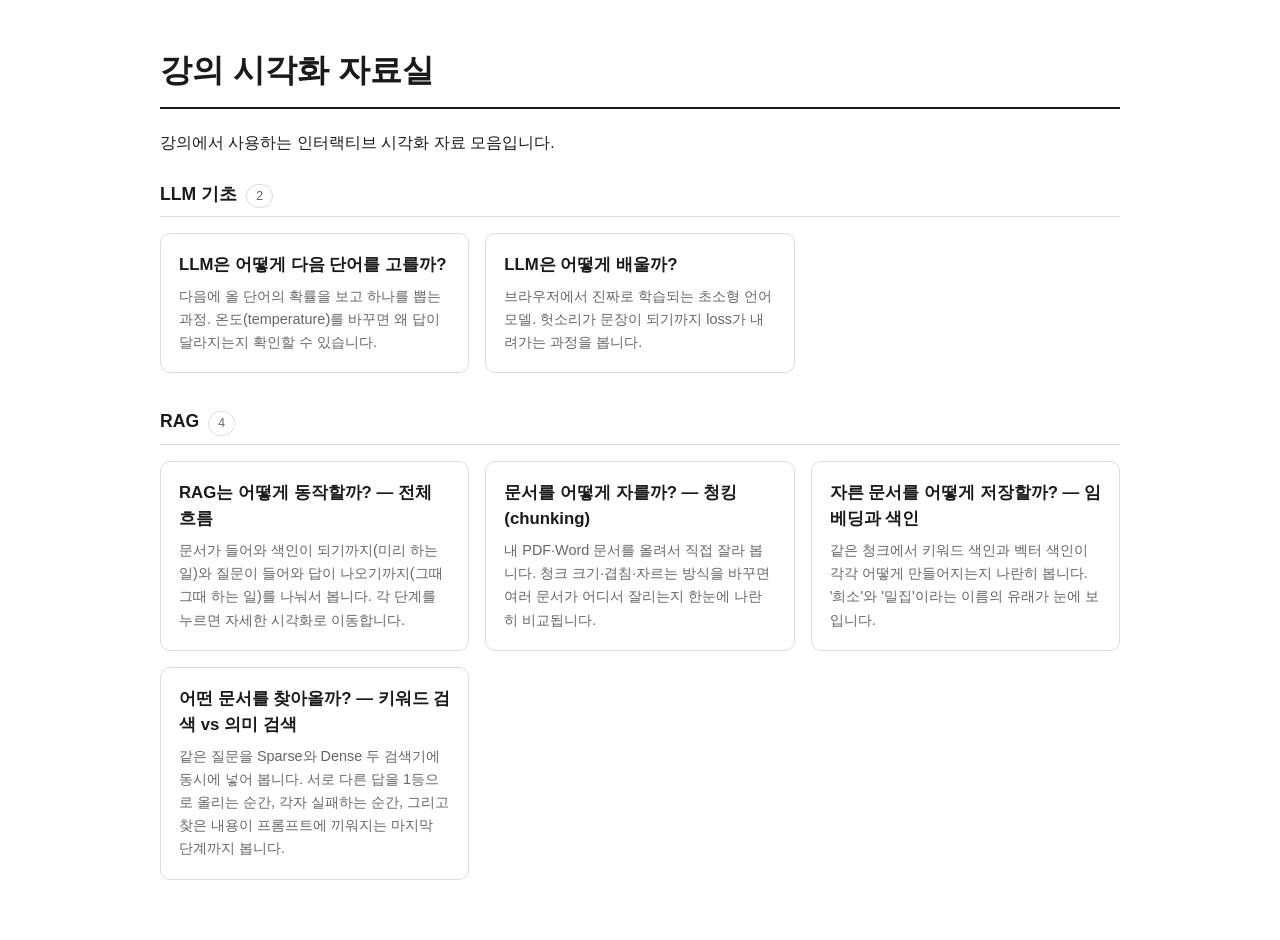
<file: index.html>
<!DOCTYPE html>
<html lang="ko">
<head>
<meta charset="UTF-8">
<meta name="viewport" content="width=device-width, initial-scale=1.0">
<title>강의 시각화 자료실</title>
<link rel="stylesheet" href="common/style.css">
</head>
<body>
  <h1>강의 시각화 자료실</h1>
  <p>강의에서 사용하는 인터랙티브 시각화 자료 모음입니다.</p>
  <div id="catalog"></div>

  <script>
    fetch("viz.json")
      .then(res => res.json())
      .then(items => {
        const root = document.getElementById("catalog");
        if (!items.length) {
          root.innerHTML = '<p style="color:#888;">아직 등록된 시각화가 없습니다.</p>';
          return;
        }

        // category별로 묶는다. Map은 넣은 순서를 지키므로 viz.json에 적은 순서가 그대로 유지된다.
        // category가 없는 항목도 그냥 "기타"로 들어가 카드가 사라지지 않는다.
        const groups = new Map();
        for (const item of items) {
          const key = item.category || "기타";
          if (!groups.has(key)) groups.set(key, []);
          groups.get(key).push(item);
        }

        const cards = list => list.map(item => `
          <a class="card" href="${item.path}">
            <h3>${item.title}</h3>
            <p>${item.description}</p>
          </a>
        `).join("");

        // 묶음이 하나뿐이면 제목을 달 이유가 없다 (예전처럼 그리드만 보인다)
        root.innerHTML = groups.size <= 1
          ? `<div class="card-grid">${cards(items)}</div>`
          : [...groups].map(([name, list]) => `
              <section class="cat">
                <h2 class="cat-title">${name} <span class="cat-count">${list.length}</span></h2>
                <div class="card-grid">${cards(list)}</div>
              </section>
            `).join("");
      })
      .catch(() => {
        document.getElementById("catalog").innerHTML =
          '<p style="color:#888;">viz.json을 불러오지 못했습니다. (로컬에서는 간단한 서버로 열어야 fetch가 동작합니다: 예) python -m http.server)</p>';
      });
  </script>
</body>
</html>
</file>
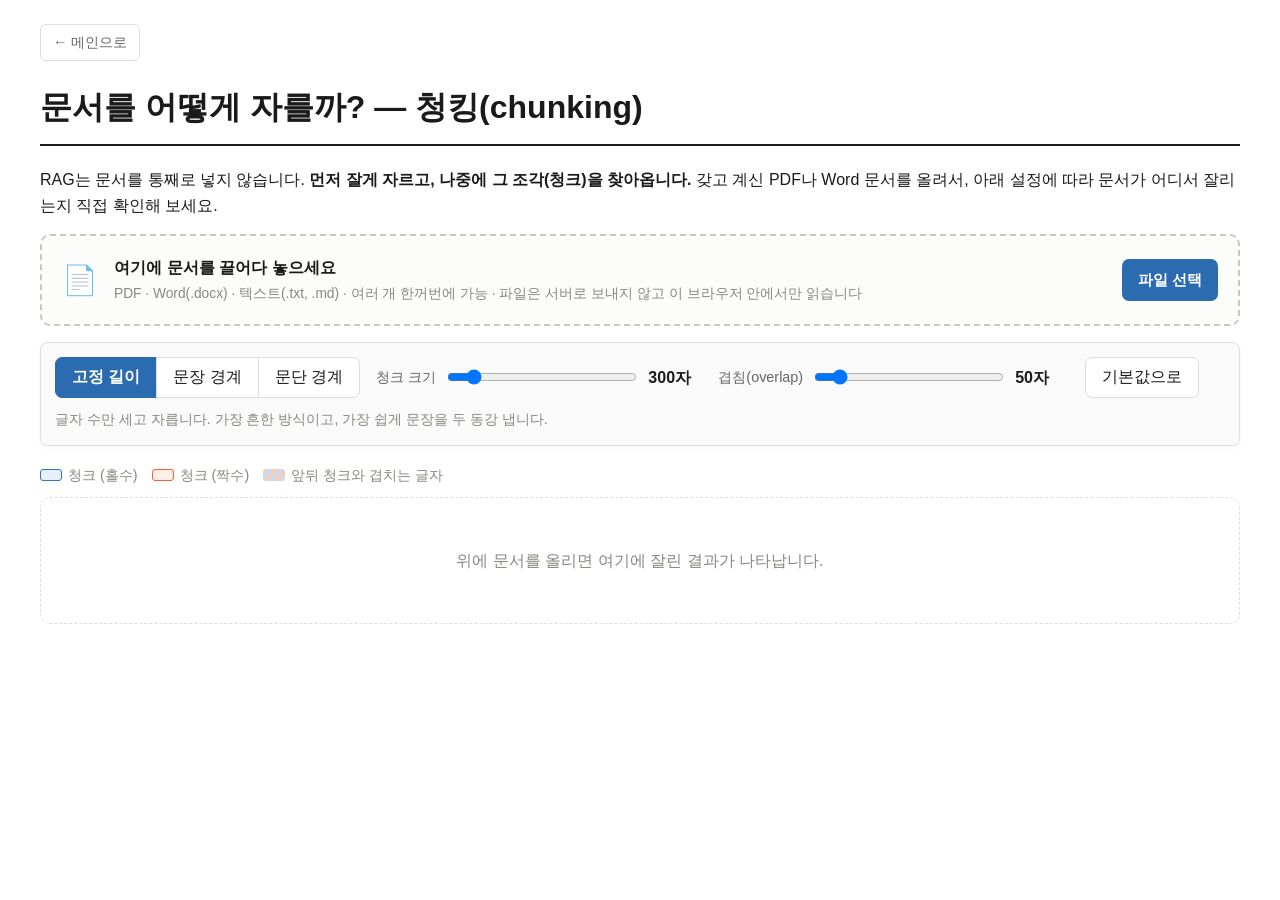
<file: viz/rag-chunking/index.html>
<!DOCTYPE html>
<html lang="ko">
<head>
<meta charset="UTF-8">
<meta name="viewport" content="width=device-width, initial-scale=1.0">
<title>문서를 어떻게 자를까? — 청킹 - 강의 시각화 자료실</title>
<link rel="stylesheet" href="../../common/style.css">
<style>
  body { max-width: 1240px; }

  .viz-root {
    --series-1: #2a78d6;   /* 홀수 청크 */
    --series-2: #eb6834;   /* 짝수 청크 · 강조 */
    --tint-1: #e8f0fb;
    --tint-2: #fdeee6;
    --muted-ink: #898781;
    --gridline: #e1e0d9;
  }

  /* ── 컨트롤 (스크롤해도 위에 붙어 있게) ───────────────── */
  .controls.sticky {
    position: sticky;
    top: 0;
    z-index: 5;
    box-shadow: 0 2px 6px rgba(0, 0, 0, 0.04);
  }

  /* 좁은 화면에서는 컨트롤이 화면 절반을 덮어 버리므로 붙여 두지 않는다 */
  @media (max-width: 700px) {
    .controls.sticky { position: static; }
    .slider-group input[type="range"] { width: 140px; }
  }


  .controls button {
    font-size: 1rem;
    padding: 9px 16px;
    border-radius: 7px;
    border: 1px solid var(--border);
    background: #ffffff;
    color: var(--text);
    cursor: pointer;
  }

  .controls button:hover:not(:disabled) { border-color: var(--accent); color: var(--accent); }
  .controls button.primary {
    background: var(--accent);
    border-color: var(--accent);
    color: #ffffff;
    font-weight: 600;
  }
  .controls button.primary:hover:not(:disabled) { background: #1f5590; color: #ffffff; }

  .slider-group { display: flex; align-items: center; gap: 9px; }
  .slider-group input[type="range"] { width: 190px; }
  .slider-group input:disabled + .slider-value { opacity: 0.4; }

  .slider-value {
    font-variant-numeric: tabular-nums;
    font-weight: 600;
    color: var(--text);
    min-width: 54px;
  }

  .btn-group { display: flex; gap: 0; }
  .btn-group button { border-radius: 0; margin-left: -1px; }
  .btn-group button:first-child { border-radius: 7px 0 0 7px; margin-left: 0; }
  .btn-group button:last-child { border-radius: 0 7px 7px 0; }

  .mode-note { font-size: 0.88rem; color: var(--muted-ink); width: 100%; margin-top: -6px; }

  /* ── 업로드 ─────────────────────────────────────────── */
  .upload {
    display: flex;
    align-items: center;
    gap: 16px;
    flex-wrap: wrap;
    border: 2px dashed #c9c8c1;
    border-radius: 10px;
    padding: 18px 20px;
    background: #fcfcfa;
    transition: border-color 0.15s, background 0.15s;
  }

  .upload.drag { border-color: var(--accent); background: #eef4fb; }
  .upload .icon { font-size: 1.8rem; line-height: 1; }
  .upload .msg { flex: 1; min-width: 220px; }
  .upload .msg strong { display: block; font-size: 1.02rem; }
  .upload .msg span { font-size: 0.86rem; color: var(--muted-ink); }

  .upload label.pick {
    font-size: 0.95rem;
    padding: 9px 16px;
    border-radius: 7px;
    background: var(--accent);
    color: #ffffff;
    font-weight: 600;
    cursor: pointer;
    white-space: nowrap;
  }
  .upload label.pick:hover { background: #1f5590; }
  .upload input[type="file"] { display: none; }

  .toolbar {
    display: flex;
    align-items: center;
    gap: 12px;
    flex-wrap: wrap;
    margin: 18px 0 10px;
    font-size: 0.9rem;
    color: var(--muted-ink);
  }

  .card-btn {
    font-size: 0.85rem;
    padding: 5px 11px;
    border-radius: 6px;
    border: 1px solid var(--border);
    background: #ffffff;
    color: var(--text);
    cursor: pointer;
  }

  .card-btn:hover { border-color: var(--accent); color: var(--accent); }

  .legend { display: flex; gap: 14px; flex-wrap: wrap; }
  .legend span { display: flex; align-items: center; gap: 6px; }
  .swatch { width: 22px; height: 12px; border-radius: 3px; display: inline-block; }
  .swatch.c0 { background: var(--tint-1); border: 1px solid var(--series-1); }
  .swatch.c1 { background: var(--tint-2); border: 1px solid var(--series-2); }
  .swatch.ov { background-image: repeating-linear-gradient(-45deg, #c5daf6 0 4px, #f9cdb4 4px 8px); }

  /* ── 문서 섹션 (문서 하나 = 한 줄 전체) ─────────────── */
  #docs { display: flex; flex-direction: column; gap: 18px; }

  .doc {
    border: 1px solid var(--border);
    border-radius: 10px;
    padding: 14px 18px 16px;
    background: #ffffff;
    min-width: 0;
  }

  .doc-head { display: flex; align-items: center; gap: 10px; flex-wrap: wrap; }
  .doc-head h3 { margin: 0; font-size: 1.05rem; line-height: 1.4; word-break: break-all; }
  .doc-head .spacer { flex: 1; }

  .badge {
    font-size: 0.72rem;
    font-weight: 600;
    border-radius: 4px;
    padding: 2px 7px;
    white-space: nowrap;
    background: #f0efea;
    color: #5f5e58;
  }
  .badge.pdf { background: #fbe4e1; color: #a2382b; }
  .badge.docx { background: #e1ebfa; color: #24599e; }
  .badge.text { background: #e9f2e4; color: #3f6a2c; }

  .close {
    border: none;
    background: none;
    font-size: 1.1rem;
    line-height: 1;
    color: var(--muted-ink);
    cursor: pointer;
    padding: 2px 4px;
  }
  .close:hover { color: #c0392b; }

  .doc-meta {
    font-size: 0.8rem;
    color: var(--muted-ink);
    margin: 2px 0 10px;
    font-variant-numeric: tabular-nums;
  }

  .doc-stats { display: flex; gap: 22px; flex-wrap: wrap; margin-bottom: 10px; }
  .doc-stats .label { font-size: 0.76rem; color: var(--muted-ink); }
  .doc-stats .value { font-size: 1.3rem; font-weight: 700; font-variant-numeric: tabular-nums; line-height: 1.2; }
  .doc-stats .value small { font-size: 0.78rem; font-weight: 400; color: var(--muted-ink); }

  /* 청크 막대: 문서 전체를 가로 한 줄로 펼친 지도. 홀수 청크는 윗줄, 짝수 청크는 아랫줄에 놓아
     겹침이 있으면 위아래 칸이 가로로 포개지는 게 그대로 보인다. */
  .bar {
    position: relative;
    height: 30px;
    border-radius: 4px;
    background: #f4f3ef;
    margin-bottom: 4px;
    cursor: pointer;
  }

  .bar .blk {
    position: absolute;
    height: 13px;
    min-width: 1px;
    border-radius: 2px;
    box-sizing: border-box;
  }
  .bar .blk.c0 { top: 1px; background: var(--tint-1); border: 1px solid var(--series-1); }
  .bar .blk.c1 { top: 16px; background: var(--tint-2); border: 1px solid var(--series-2); }
  .bar .blk.hl { background: var(--series-1); z-index: 1; }
  .bar .blk.c1.hl { background: var(--series-2); }

  .bar-axis {
    display: flex;
    justify-content: space-between;
    font-size: 0.72rem;
    color: var(--muted-ink);
    font-variant-numeric: tabular-nums;
    margin-bottom: 12px;
  }

  /* ── 청크 카드 그리드 ───────────────────────────────── */
  .chunk-grid {
    display: grid;
    grid-template-columns: repeat(auto-fill, minmax(230px, 1fr));
    gap: 10px;
  }

  @media (max-width: 480px) { .chunk-grid { grid-template-columns: 1fr; } }

  .chunk-card {
    border: 1px solid var(--border);
    border-top: 4px solid var(--series-1);
    border-radius: 7px;
    padding: 8px 10px 9px;
    font-size: 0.82rem;
    line-height: 1.65;
    min-width: 0;
    display: flex;
    flex-direction: column;
    scroll-margin-top: 160px;
    transition: box-shadow 0.15s;
  }
  .chunk-card.c1 { border-top-color: var(--series-2); }
  .chunk-card.hl { background: #fffaf0; box-shadow: 0 0 0 2px #e0b450; }

  .chunk-head {
    display: flex;
    justify-content: space-between;
    align-items: baseline;
    font-size: 0.74rem;
    color: var(--muted-ink);
    margin-bottom: 4px;
    font-variant-numeric: tabular-nums;
  }
  .chunk-head b { color: var(--text); font-size: 0.8rem; }

  .chunk-card .body {
    white-space: pre-wrap;
    word-break: break-all;
    max-height: 210px;
    overflow-y: auto;
    color: #333;
  }

  /* 앞·뒤 청크와 겹치는 부분 — 이 글자들은 두 청크에 똑같이 들어 있다 */
  .chunk-card .ov {
    background-image: repeating-linear-gradient(-45deg, #c5daf6 0 5px, #f9cdb4 5px 10px);
    border-radius: 2px;
  }

  .grid-foot { display: flex; gap: 8px; flex-wrap: wrap; margin-top: 12px; align-items: center; }
  .grid-foot .note { font-size: 0.85rem; color: var(--muted-ink); }

  .status { padding: 30px 6px; text-align: center; color: var(--muted-ink); font-size: 0.92rem; }
  .status.error { color: #a2382b; background: #fdf1ef; border-radius: 6px; padding: 18px 12px; }

  .empty {
    text-align: center;
    color: var(--muted-ink);
    padding: 50px 0;
    border: 1px dashed var(--border);
    border-radius: 10px;
  }

</style>
</head>
<body>
  <div id="viz-nav"></div>

  <h1>문서를 어떻게 자를까? — 청킹(chunking)</h1>
  <p>
    RAG는 문서를 통째로 넣지 않습니다. <strong>먼저 잘게 자르고, 나중에 그 조각(청크)을 찾아옵니다.</strong>
    갖고 계신 PDF나 Word 문서를 올려서, 아래 설정에 따라 문서가 어디서 잘리는지 직접 확인해 보세요.
  </p>

  <div class="viz-root">
    <div class="upload" id="upload">
      <span class="icon" aria-hidden="true">📄</span>
      <div class="msg">
        <strong>여기에 문서를 끌어다 놓으세요</strong>
        <span>PDF · Word(.docx) · 텍스트(.txt, .md) · 여러 개 한꺼번에 가능 ·
          파일은 서버로 보내지 않고 이 브라우저 안에서만 읽습니다</span>
      </div>
      <label class="pick" for="file-input">파일 선택</label>
      <input type="file" id="file-input" multiple accept=".pdf,.docx,.txt,.md">
    </div>

    <div class="controls sticky">
      <div class="btn-group" id="mode-group">
        <button data-mode="fixed">고정 길이</button>
        <button data-mode="sentence">문장 경계</button>
        <button data-mode="paragraph">문단 경계</button>
      </div>
      <div class="slider-group">
        <label for="size">청크 크기</label>
        <input type="range" id="size" min="100" max="2000" step="10" value="300">
        <span class="slider-value" id="size-value">300자</span>
      </div>
      <div class="slider-group">
        <label for="overlap">겹침(overlap)</label>
        <input type="range" id="overlap" min="0" max="500" step="10" value="50">
        <span class="slider-value" id="overlap-value">50자</span>
      </div>
      <button id="btn-reset">기본값으로</button>
      <div class="mode-note" id="mode-note"></div>
    </div>

    <div class="toolbar">
      <div class="legend">
        <span><i class="swatch c0"></i>청크 (홀수)</span>
        <span><i class="swatch c1"></i>청크 (짝수)</span>
        <span><i class="swatch ov"></i>앞뒤 청크와 겹치는 글자</span>
      </div>
    </div>

    <div id="docs"></div>
  </div>

  <script src="../../common/nav.js"></script>
  <script src="../rag-shared/corpus.js"></script>
  <script src="extract.js"></script>
  <script src="script.js"></script>
</body>
</html>
</file>
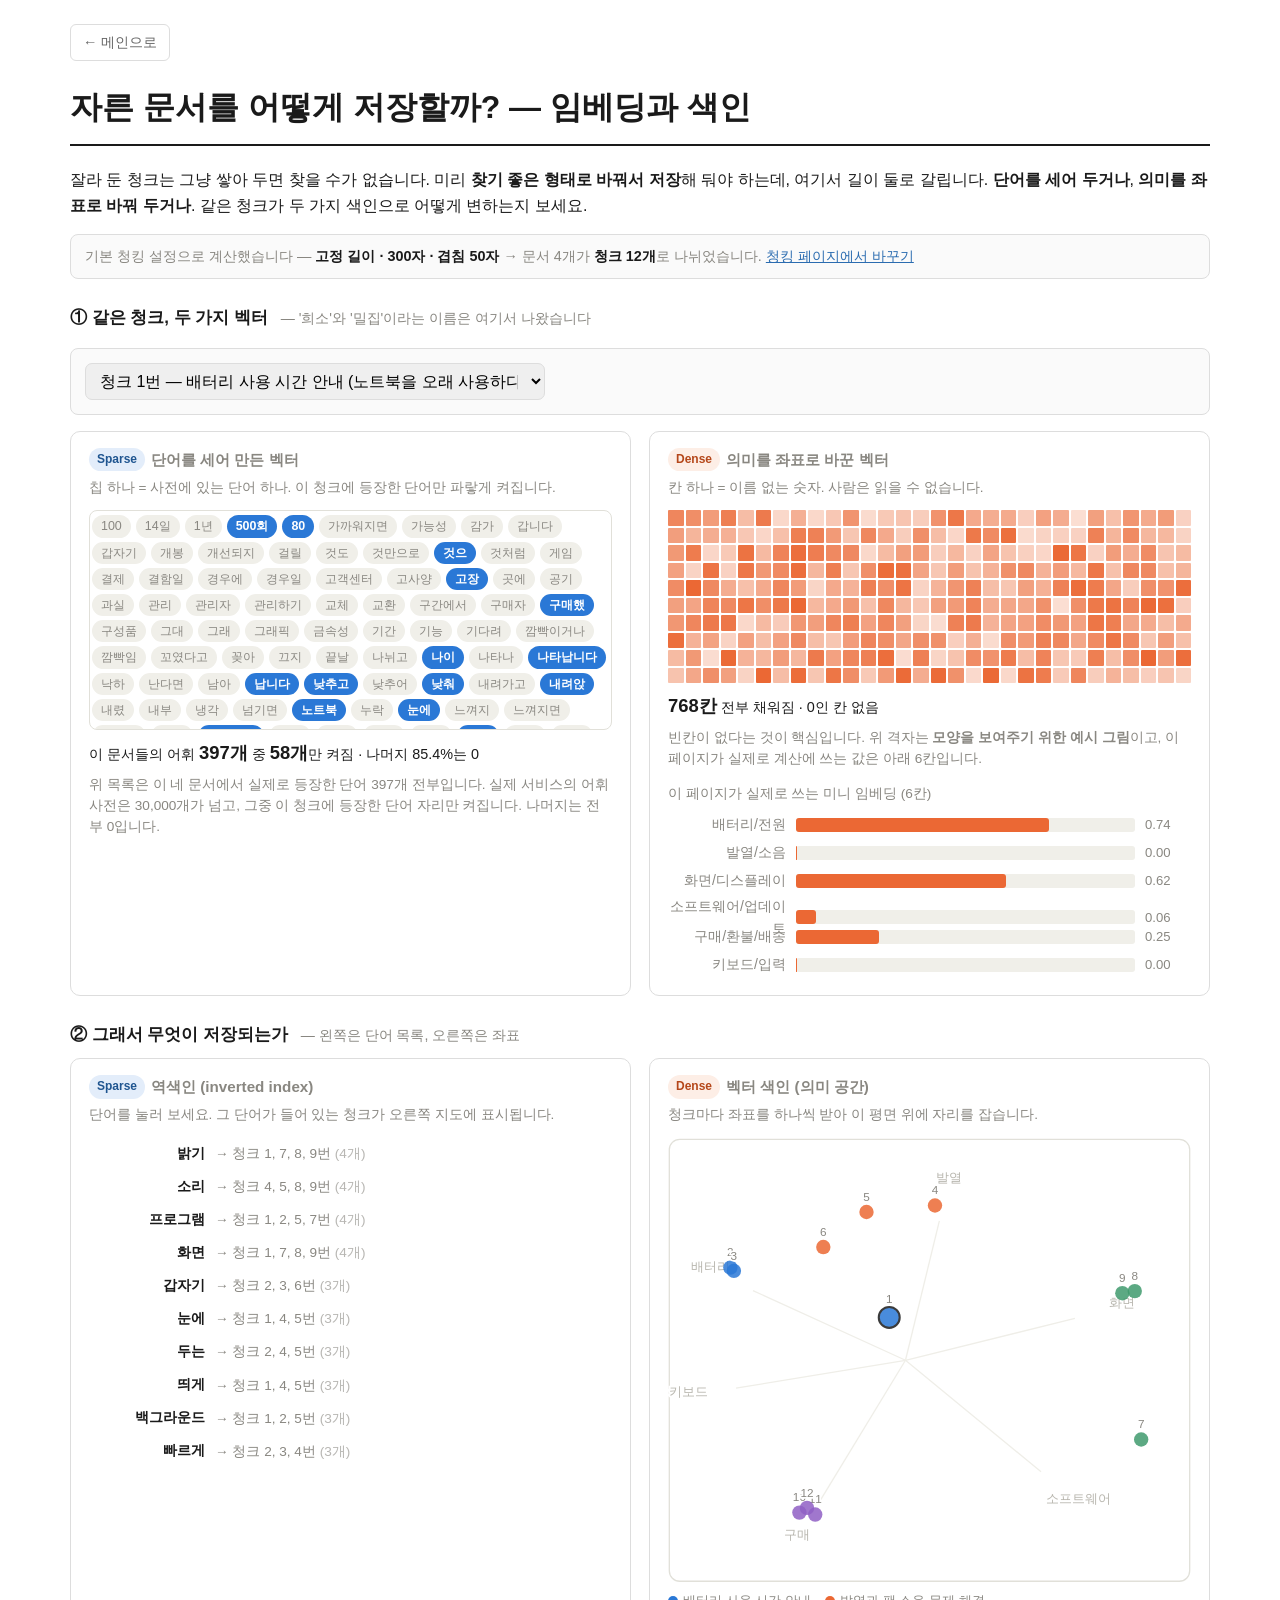
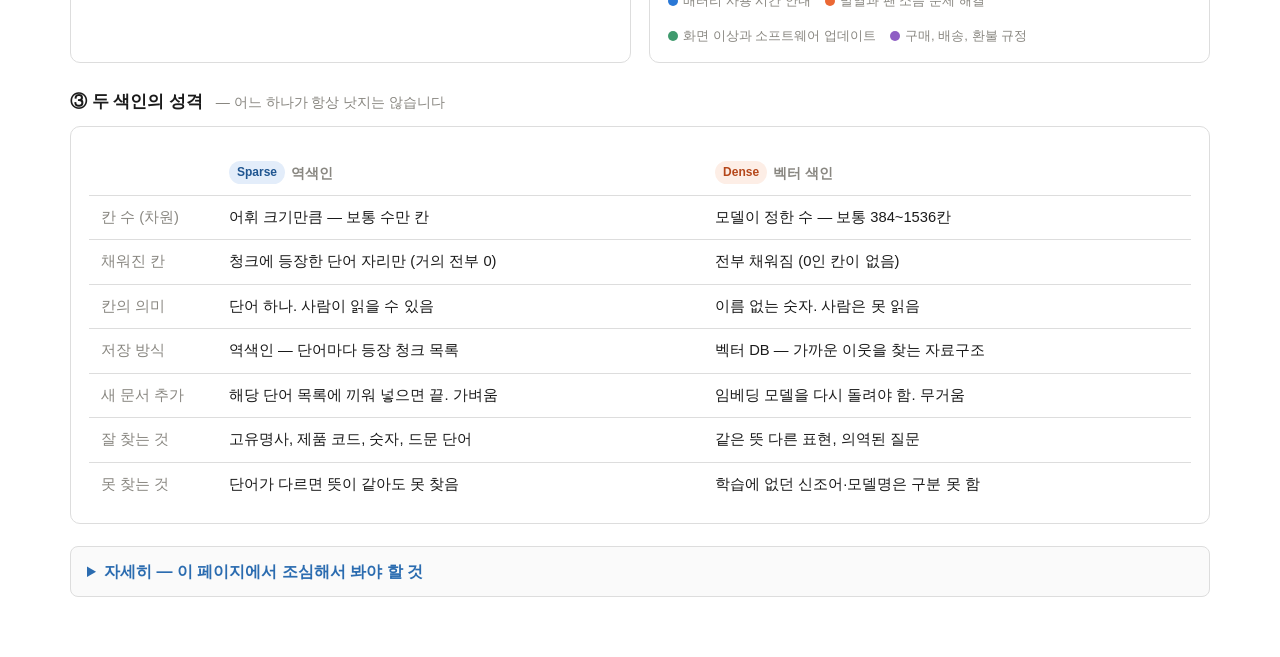
<file: viz/rag-indexing/index.html>
<!DOCTYPE html>
<html lang="ko">
<head>
<meta charset="UTF-8">
<meta name="viewport" content="width=device-width, initial-scale=1.0">
<title>자른 문서를 어떻게 저장할까? — 임베딩과 색인 - 강의 시각화 자료실</title>
<link rel="stylesheet" href="../../common/style.css">
<style>
  body { max-width: 1180px; }

  .viz-root {
    --series-1: #2a78d6;   /* Sparse 계열 */
    --series-2: #eb6834;   /* Dense 계열 */
    --muted-ink: #898781;
    --gridline: #e1e0d9;
  }

  .layout {
    display: grid;
    grid-template-columns: 1fr 1fr;
    gap: 18px;
  }

  @media (max-width: 900px) { .layout { grid-template-columns: 1fr; } }

  .panel {
    border: 1px solid var(--border);
    border-radius: 10px;
    padding: 16px 18px;
    background: #ffffff;
  }

  .panel h2 {
    font-size: 0.95rem;
    color: var(--muted-ink);
    margin: 0 0 4px;
    font-weight: 600;
  }

  .panel .sub { font-size: 0.85rem; color: var(--muted-ink); margin-bottom: 12px; }

  .tag {
    display: inline-block;
    font-size: 0.75rem;
    font-weight: 700;
    padding: 2px 8px;
    border-radius: 20px;
    vertical-align: 2px;
    margin-right: 6px;
  }

  .tag.sparse { background: #e3edfa; color: #1f5590; }
  .tag.dense { background: #fdeee6; color: #b5471a; }

  /* ── 이어받은 설정 안내 ─────────────────────────────── */
  .inherit {
    font-size: 0.9rem;
    color: var(--muted-ink);
    background: #fafafa;
    border: 1px solid var(--border);
    border-radius: 8px;
    padding: 10px 14px;
    margin-bottom: 16px;
  }

  .inherit a { color: var(--accent); }
  .inherit strong { color: var(--text); }

  /* ── 벡터 격자 ──────────────────────────────────────── */
  .vec-grid {
    display: grid;
    grid-template-columns: repeat(30, 1fr);
    gap: 2px;
    margin: 10px 0 8px;
  }

  .vec-grid i {
    aspect-ratio: 1;
    background: #f0efe9;
    border-radius: 1px;
    display: block;
  }

  .vec-grid i.on { background: var(--series-1); }
  .vec-grid.dense i { background: var(--series-2); }

  /* ── 단어 칩(sparse 어휘) ───────────────────────────── */
  .word-cloud {
    display: flex;
    flex-wrap: wrap;
    align-content: flex-start;
    gap: 4px 5px;
    max-height: 220px;
    overflow-y: auto;
    margin: 10px 0 8px;
    padding: 4px 2px;
    border: 1px solid var(--gridline);
    border-radius: 8px;
  }

  .word-cloud .word {
    display: inline-block;
    font-size: 0.78rem;
    padding: 3px 9px;
    border-radius: 12px;
    background: #f0efe9;
    color: var(--muted-ink);
    white-space: nowrap;
    line-height: 1.3;
  }

  .word-cloud .word.on {
    background: var(--series-1);
    color: #ffffff;
    font-weight: 600;
  }

  .vec-caption { font-size: 0.9rem; }
  .vec-caption b { font-size: 1.15rem; font-variant-numeric: tabular-nums; }
  .vec-note { font-size: 0.85rem; color: var(--muted-ink); margin-top: 6px; line-height: 1.55; }

  /* ── 미니 임베딩 6축 막대 ───────────────────────────── */
  .axis-row {
    display: grid;
    grid-template-columns: 118px 1fr 46px;
    align-items: center;
    gap: 10px;
    height: 28px;
    font-size: 0.88rem;
  }

  .axis-row .name { text-align: right; color: var(--muted-ink); }
  .axis-row .track { display: block; height: 14px; background: #f0efe9; border-radius: 3px; }
  .axis-row .fill { display: block; height: 100%; background: var(--series-2); border-radius: 3px; min-width: 1px; }
  .axis-row .val { font-variant-numeric: tabular-nums; font-size: 0.82rem; color: var(--muted-ink); }

  /* ── 역색인 표 ──────────────────────────────────────── */
  .index-table { max-height: 330px; overflow-y: auto; }

  .index-row {
    display: grid;
    grid-template-columns: 108px 1fr;
    gap: 10px;
    align-items: center;
    padding: 5px 8px;
    border-radius: 6px;
    cursor: pointer;
    font-size: 0.9rem;
  }

  .index-row:hover { background: #f5f5f5; }
  .index-row.sel { background: #e3edfa; }

  .index-row .term {
    font-family: "SFMono-Regular", Consolas, monospace;
    text-align: right;
    font-weight: 600;
    white-space: nowrap;
    overflow: hidden;
    text-overflow: ellipsis;
  }

  .index-row .posting { color: var(--muted-ink); font-variant-numeric: tabular-nums; font-size: 0.85rem; }
  .index-row.sel .posting { color: var(--text); }

  /* ── 2D 의미 지도 ───────────────────────────────────── */
  #map { width: 100%; height: auto; display: block; }
  #map .dot { transition: r 0.25s ease, opacity 0.25s ease; }
  #map .lbl { font-size: 9px; fill: var(--muted-ink); }
  #map .axis-lbl { font-size: 10px; fill: #b8b6ae; }
  #map .frame { fill: none; stroke: var(--gridline); }

  .map-legend { display: flex; gap: 14px; flex-wrap: wrap; font-size: 0.82rem; color: var(--muted-ink); margin-top: 8px; }
  .map-legend span { display: flex; align-items: center; gap: 5px; }
  .map-legend i { width: 10px; height: 10px; border-radius: 50%; display: inline-block; }

  /* ── 대조표 ─────────────────────────────────────────── */
  table.compare { width: 100%; border-collapse: collapse; margin-top: 8px; font-size: 0.92rem; }
  table.compare th, table.compare td { text-align: left; padding: 10px 12px; border-bottom: 1px solid var(--border); vertical-align: top; }
  table.compare th { color: var(--muted-ink); font-weight: 600; font-size: 0.85rem; }
  table.compare td:first-child { color: var(--muted-ink); width: 128px; }
  table.compare tr:last-child td { border-bottom: none; }

  /* ── 컨트롤 ─────────────────────────────────────────── */
  .controls button {
    font-size: 1rem;
    padding: 9px 16px;
    border-radius: 7px;
    border: 1px solid var(--border);
    background: #ffffff;
    color: var(--text);
    cursor: pointer;
  }

  .controls button:hover:not(:disabled) { border-color: var(--accent); color: var(--accent); }
  .controls button:disabled { opacity: 0.4; cursor: default; }

  .controls button.primary {
    background: var(--accent);
    border-color: var(--accent);
    color: #ffffff;
    font-weight: 600;
  }

  .controls button.primary:hover:not(:disabled) { background: #1f5590; color: #ffffff; }
  .controls select { font-size: 1rem; padding: 8px 10px; border-radius: 7px; border: 1px solid var(--border); max-width: 460px; }

  details.more {
    margin-top: 22px;
    border: 1px solid var(--border);
    border-radius: 8px;
    padding: 12px 16px;
    background: #fafafa;
  }

  details.more summary { cursor: pointer; font-weight: 600; color: var(--accent); }
  details.more .inner { padding-top: 12px; font-size: 0.95rem; }
  details.more li { margin-bottom: 7px; }

  .section-title { margin: 26px 0 10px; font-size: 1.05rem; font-weight: 700; }
  .section-title small { font-weight: 400; color: var(--muted-ink); font-size: 0.88rem; margin-left: 8px; }
</style>
</head>
<body>
  <div id="viz-nav"></div>

  <h1>자른 문서를 어떻게 저장할까? — 임베딩과 색인</h1>
  <p>
    잘라 둔 청크는 그냥 쌓아 두면 찾을 수가 없습니다. 미리 <strong>찾기 좋은 형태로 바꿔서 저장</strong>해 둬야 하는데,
    여기서 길이 둘로 갈립니다. <strong>단어를 세어 두거나</strong>, <strong>의미를 좌표로 바꿔 두거나</strong>.
    같은 청크가 두 가지 색인으로 어떻게 변하는지 보세요.
  </p>

  <div class="viz-root">
    <div class="inherit" id="inherit"></div>

    <div class="section-title">① 같은 청크, 두 가지 벡터 <small>— '희소'와 '밀집'이라는 이름은 여기서 나왔습니다</small></div>

    <div class="controls">
      <select id="chunk-select" aria-label="청크 선택"></select>
    </div>

    <div class="layout">
      <div class="panel">
        <h2><span class="tag sparse">Sparse</span>단어를 세어 만든 벡터</h2>
        <div class="sub">칩 하나 = 사전에 있는 단어 하나. 이 청크에 등장한 단어만 파랗게 켜집니다.</div>
        <div class="word-cloud" id="sparse-grid"></div>
        <div class="vec-caption" id="sparse-caption"></div>
        <div class="vec-note" id="sparse-note"></div>
      </div>

      <div class="panel">
        <h2><span class="tag dense">Dense</span>의미를 좌표로 바꾼 벡터</h2>
        <div class="sub">칸 하나 = 이름 없는 숫자. 사람은 읽을 수 없습니다.</div>
        <div class="vec-grid dense" id="dense-grid"></div>
        <div class="vec-caption" id="dense-caption"></div>
        <div class="vec-note">
          빈칸이 없다는 것이 핵심입니다. 위 격자는 <strong>모양을 보여주기 위한 예시 그림</strong>이고,
          이 페이지가 실제로 계산에 쓰는 값은 아래 6칸입니다.
        </div>
        <div style="margin-top:14px;">
          <div class="sub" style="margin-bottom:6px;">이 페이지가 실제로 쓰는 미니 임베딩 (6칸)</div>
          <div id="axis-bars"></div>
        </div>
      </div>
    </div>

    <div class="section-title">② 그래서 무엇이 저장되는가 <small>— 왼쪽은 단어 목록, 오른쪽은 좌표</small></div>

    <div class="layout">
      <div class="panel">
        <h2><span class="tag sparse">Sparse</span>역색인 (inverted index)</h2>
        <div class="sub">단어를 눌러 보세요. 그 단어가 들어 있는 청크가 오른쪽 지도에 표시됩니다.</div>
        <div class="index-table" id="index-table"></div>
      </div>

      <div class="panel">
        <h2><span class="tag dense">Dense</span>벡터 색인 (의미 공간)</h2>
        <div class="sub">청크마다 좌표를 하나씩 받아 이 평면 위에 자리를 잡습니다.</div>
        <svg id="map" viewBox="0 0 400 340" role="img" aria-label="청크들이 의미 공간에 배치된 산점도"></svg>
        <div class="map-legend" id="map-legend"></div>
      </div>
    </div>

    <div class="section-title">③ 두 색인의 성격 <small>— 어느 하나가 항상 낫지는 않습니다</small></div>

    <div class="panel">
      <table class="compare">
        <thead>
          <tr><th></th><th><span class="tag sparse">Sparse</span>역색인</th><th><span class="tag dense">Dense</span>벡터 색인</th></tr>
        </thead>
        <tbody id="compare-body"></tbody>
      </table>
    </div>

    <details class="more">
      <summary>자세히 — 이 페이지에서 조심해서 봐야 할 것</summary>
      <div class="inner">
        <ul>
          <li>
            <strong>이 페이지의 Dense 벡터는 손으로 만든 6차원 미니 임베딩입니다.</strong>
            실제 임베딩 모델의 출력이 아닙니다. 축에 "배터리", "발열" 같은 이름을 붙여 둔 것은
            눈으로 보이게 하려는 장치이고, 진짜 임베딩의 768개 축에는 이런 이름이 없습니다.
          </li>
          <li>
            역색인은 <strong>단어가 정확히 일치할 때만</strong> 걸립니다. 그래서 오타, 띄어쓰기,
            조사 처리 방식이 성능에 직접 영향을 줍니다.
          </li>
          <li>
            벡터 색인은 <strong>가까운 이웃을 빠르게 찾는 자료구조</strong>(HNSW 등)를 따로 씁니다.
            문서가 늘어나면 색인을 다시 만드는 비용이 역색인보다 큽니다.
          </li>
          <li>
            2차원 지도는 6차원을 눌러서 그린 그림입니다. <strong>실제 거리와 그림 위 거리는 다를 수 있습니다.</strong>
            같은 자리에 겹치는 점은 조금씩 흩어 놓았습니다.
          </li>
        </ul>
      </div>
    </details>
  </div>

  <script src="../../common/nav.js"></script>
  <script src="../rag-shared/corpus.js"></script>
  <script src="script.js"></script>
</body>
</html>
</file>
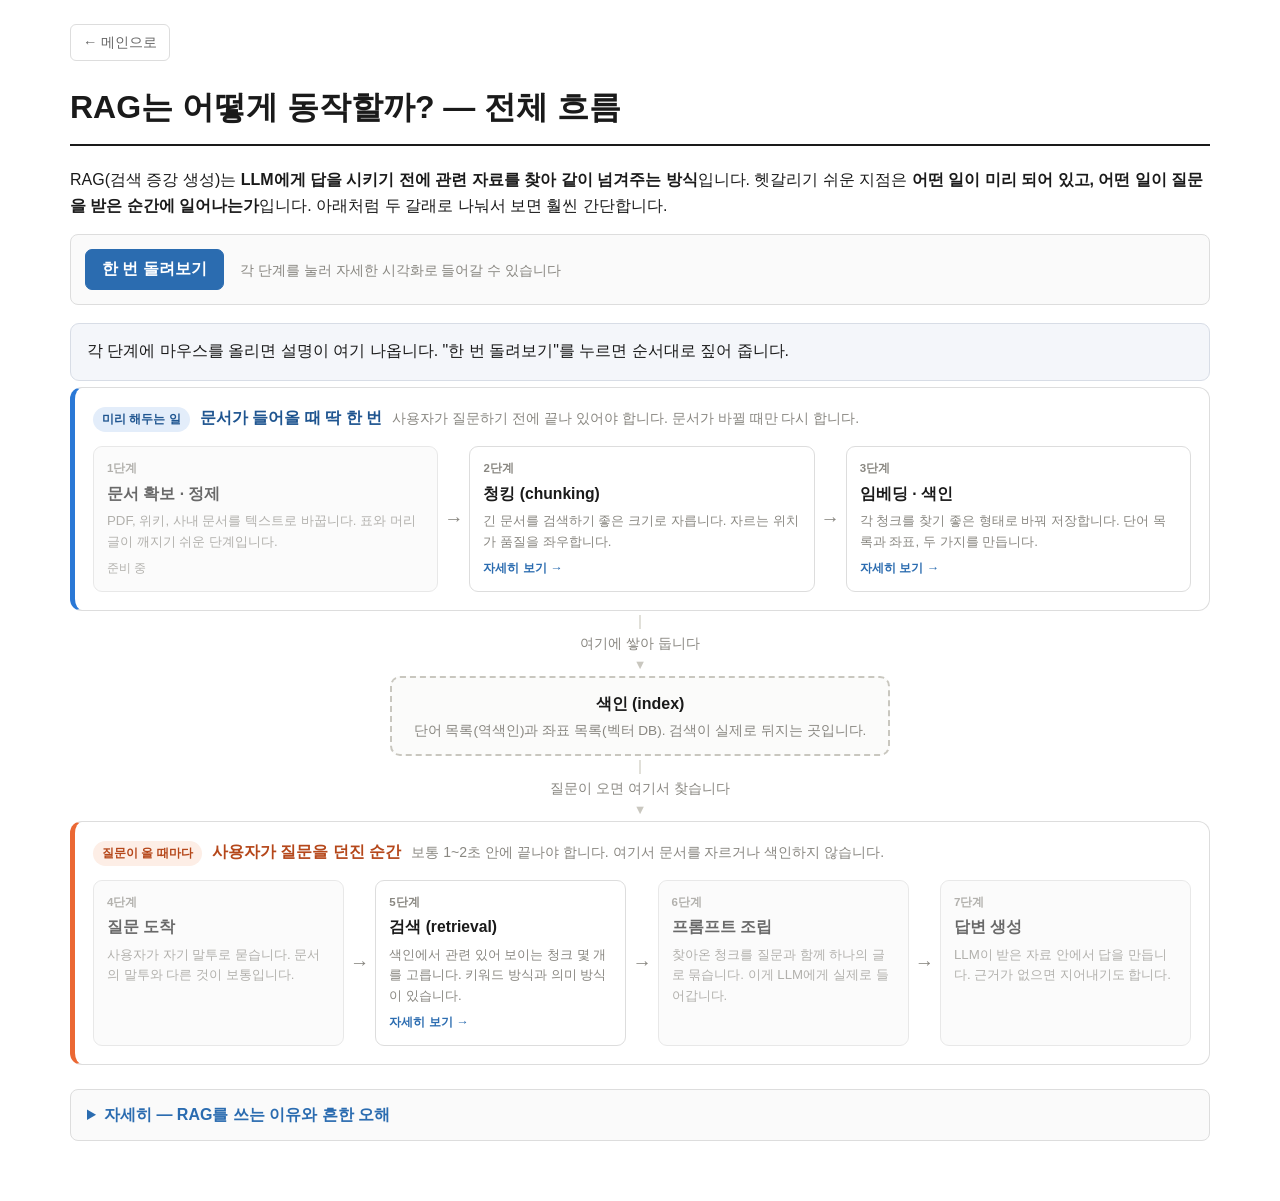
<file: viz/rag-pipeline/index.html>
<!DOCTYPE html>
<html lang="ko">
<head>
<meta charset="UTF-8">
<meta name="viewport" content="width=device-width, initial-scale=1.0">
<title>RAG는 어떻게 동작할까? — 전체 흐름 - 강의 시각화 자료실</title>
<link rel="stylesheet" href="../../common/style.css">
<style>
  body { max-width: 1180px; }

  .viz-root {
    --series-1: #2a78d6;   /* 미리 해두는 일 */
    --series-2: #eb6834;   /* 질문이 들어올 때 */
    --muted-ink: #898781;
    --gridline: #e1e0d9;
  }

  /* ── 띠(오프라인 / 온라인) ──────────────────────────── */
  .band {
    border: 1px solid var(--border);
    border-radius: 12px;
    padding: 16px 18px 18px;
    background: #ffffff;
  }

  .band.offline { border-left: 5px solid var(--series-1); }
  .band.online { border-left: 5px solid var(--series-2); }

  .band-head { display: flex; align-items: baseline; gap: 10px; flex-wrap: wrap; margin-bottom: 14px; }

  .band-title { font-weight: 700; font-size: 1.02rem; }
  .band.offline .band-title { color: #1f5590; }
  .band.online .band-title { color: #b5471a; }
  .band-note { font-size: 0.88rem; color: var(--muted-ink); }

  .when {
    font-size: 0.75rem;
    font-weight: 700;
    padding: 3px 9px;
    border-radius: 20px;
  }

  .band.offline .when { background: #e3edfa; color: #1f5590; }
  .band.online .when { background: #fdeee6; color: #b5471a; }

  /* ── 단계 박스 ──────────────────────────────────────── */
  .steps { display: flex; align-items: stretch; gap: 4px; flex-wrap: wrap; }

  .step {
    flex: 1 1 150px;
    border: 1px solid var(--border);
    border-radius: 9px;
    padding: 12px 13px;
    background: #ffffff;
    text-align: left;
    font: inherit;
    color: inherit;
    cursor: pointer;
    display: block;
    text-decoration: none;
    transition: border-color 0.15s ease, box-shadow 0.15s ease, transform 0.15s ease;
  }

  .step:hover { border-color: var(--accent); box-shadow: 0 2px 10px rgba(0, 0, 0, 0.07); }

  .step .num {
    font-size: 0.72rem;
    font-weight: 700;
    color: var(--muted-ink);
    display: block;
    margin-bottom: 3px;
  }

  .step .name { font-weight: 700; font-size: 0.98rem; display: block; margin-bottom: 5px; }
  .step .desc { font-size: 0.83rem; color: var(--muted-ink); line-height: 1.55; display: block; }

  .step .go { font-size: 0.78rem; color: var(--accent); margin-top: 7px; display: block; font-weight: 600; }

  /* 아직 만들지 않은 단계 */
  .step.disabled { background: #fafafa; cursor: default; opacity: 0.65; }
  .step.disabled:hover { border-color: var(--border); box-shadow: none; }
  .step.disabled .go { color: var(--muted-ink); font-weight: 400; }

  /* 애니메이션으로 짚어 주는 중인 단계 */
  .step.active {
    border-color: var(--accent);
    box-shadow: 0 0 0 3px rgba(43, 108, 176, 0.16);
    transform: translateY(-2px);
  }

  .band.online .step.active {
    border-color: var(--series-2);
    box-shadow: 0 0 0 3px rgba(235, 104, 52, 0.16);
  }

  .arrow {
    flex: 0 0 auto;
    align-self: center;
    color: var(--muted-ink);
    font-size: 1.2rem;
    padding: 0 2px;
  }

  @media (max-width: 760px) {
    .steps { flex-direction: column; }
    .arrow { transform: rotate(90deg); align-self: flex-start; padding: 2px 0 2px 22px; }
  }

  /* ── 색인 (두 띠가 만나는 곳) ───────────────────────── */
  .junction { display: flex; flex-direction: column; align-items: center; gap: 0; }

  /* 위에서 아래로 흐른다는 게 보이도록 세로로 쌓는다 */
  .connector {
    color: var(--muted-ink);
    font-size: 0.85rem;
    display: flex;
    flex-direction: column;
    align-items: center;
    gap: 4px;
    padding: 4px 0;
  }

  .connector .line { width: 2px; height: 14px; background: var(--gridline); display: block; }
  .connector .tip { color: #c9c7bf; line-height: 1; font-size: 0.8rem; }

  .index-box {
    border: 2px dashed #c9c7bf;
    border-radius: 10px;
    padding: 13px 22px;
    background: #fbfbfa;
    text-align: center;
    max-width: 520px;
  }

  .index-box.active { border-color: var(--accent); border-style: solid; background: #f4f8fd; }
  .index-box .name { font-weight: 700; }
  .index-box .desc { font-size: 0.85rem; color: var(--muted-ink); margin-top: 4px; line-height: 1.55; }

  /* ── 해설 ───────────────────────────────────────────── */
  .narration {
    margin: 18px 0 6px;
    padding: 14px 16px;
    border-radius: 9px;
    border: 1px solid #d8dde6;
    background: #f4f6fa;
    line-height: 1.65;
    min-height: 58px;
  }

  .narration .who { font-weight: 700; margin-right: 8px; }

  /* ── 컨트롤 ─────────────────────────────────────────── */
  .controls button {
    font-size: 1rem;
    padding: 9px 16px;
    border-radius: 7px;
    border: 1px solid var(--border);
    background: #ffffff;
    color: var(--text);
    cursor: pointer;
  }

  .controls button:hover:not(:disabled) { border-color: var(--accent); color: var(--accent); }
  .controls button:disabled { opacity: 0.4; cursor: default; }

  .controls button.primary {
    background: var(--accent);
    border-color: var(--accent);
    color: #ffffff;
    font-weight: 600;
  }

  .controls button.primary:hover:not(:disabled) { background: #1f5590; color: #ffffff; }

  details.more {
    margin-top: 24px;
    border: 1px solid var(--border);
    border-radius: 8px;
    padding: 12px 16px;
    background: #fafafa;
  }

  details.more summary { cursor: pointer; font-weight: 600; color: var(--accent); }
  details.more .inner { padding-top: 12px; font-size: 0.95rem; }
  details.more li { margin-bottom: 7px; }
</style>
</head>
<body>
  <div id="viz-nav"></div>

  <h1>RAG는 어떻게 동작할까? — 전체 흐름</h1>
  <p>
    RAG(검색 증강 생성)는 <strong>LLM에게 답을 시키기 전에 관련 자료를 찾아 같이 넘겨주는 방식</strong>입니다.
    헷갈리기 쉬운 지점은 <strong>어떤 일이 미리 되어 있고, 어떤 일이 질문을 받은 순간에 일어나는가</strong>입니다.
    아래처럼 두 갈래로 나눠서 보면 훨씬 간단합니다.
  </p>

  <div class="viz-root">
    <div class="controls">
      <button id="btn-play" class="primary">한 번 돌려보기</button>
      <span class="band-note">각 단계를 눌러 자세한 시각화로 들어갈 수 있습니다</span>
    </div>

    <div class="narration" id="narration"></div>

    <div class="band offline">
      <div class="band-head">
        <span class="when">미리 해두는 일</span>
        <span class="band-title">문서가 들어올 때 딱 한 번</span>
        <span class="band-note">사용자가 질문하기 전에 끝나 있어야 합니다. 문서가 바뀔 때만 다시 합니다.</span>
      </div>
      <div class="steps" id="steps-offline"></div>
    </div>

    <div class="junction">
      <div class="connector"><span class="line"></span>여기에 쌓아 둡니다<span class="tip" aria-hidden="true">▼</span></div>
      <div class="index-box" id="step-index">
        <div class="name">색인 (index)</div>
        <div class="desc">단어 목록(역색인)과 좌표 목록(벡터 DB). 검색이 실제로 뒤지는 곳입니다.</div>
      </div>
      <div class="connector"><span class="line"></span>질문이 오면 여기서 찾습니다<span class="tip" aria-hidden="true">▼</span></div>
    </div>

    <div class="band online">
      <div class="band-head">
        <span class="when">질문이 올 때마다</span>
        <span class="band-title">사용자가 질문을 던진 순간</span>
        <span class="band-note">보통 1~2초 안에 끝나야 합니다. 여기서 문서를 자르거나 색인하지 않습니다.</span>
      </div>
      <div class="steps" id="steps-online"></div>
    </div>

    <details class="more">
      <summary>자세히 — RAG를 쓰는 이유와 흔한 오해</summary>
      <div class="inner">
        <ul>
          <li>
            <strong>왜 쓰는가.</strong> LLM은 학습이 끝난 시점까지의 것만 알고, 우리 회사 내부 문서는
            애초에 본 적이 없습니다. 모델을 다시 학습시키는 대신 <em>답할 때 자료를 같이 쥐여 주는</em> 쪽이
            훨씬 싸고 빠릅니다. 자료가 바뀌면 색인만 다시 만들면 됩니다.
          </li>
          <li>
            <strong>흔한 오해 ①.</strong> "질문할 때마다 문서 전체를 읽는다" — 아닙니다.
            질문 시점에는 <em>이미 잘라서 색인해 둔 것</em> 중에서 몇 조각만 골라 옵니다.
          </li>
          <li>
            <strong>흔한 오해 ②.</strong> "검색만 잘하면 된다" — 검색이 완벽해도, 청킹에서 답이 두 동강 나 있으면
            어떤 조각을 가져와도 답이 안 나옵니다. 앞 단계의 실수는 뒤에서 복구되지 않습니다.
          </li>
          <li>
            <strong>흔한 오해 ③.</strong> "자료를 줬으니 지어내지 않는다" — 근거가 안 들어왔는데도
            그럴듯한 답을 내놓는 일은 여전히 생깁니다. 그래서 무엇이 프롬프트에 실제로 들어갔는지를
            봐야 합니다.
          </li>
        </ul>
        <p class="band-note">
          이 시리즈는 위 흐름 중 <strong>청킹 · 임베딩/색인 · 검색/생성</strong> 세 단계를 하나씩 다룹니다.
          문서 확보·정제 단계는 아직 준비 중입니다.
        </p>
      </div>
    </details>
  </div>

  <script src="../../common/nav.js"></script>
  <script src="script.js"></script>
</body>
</html>
</file>
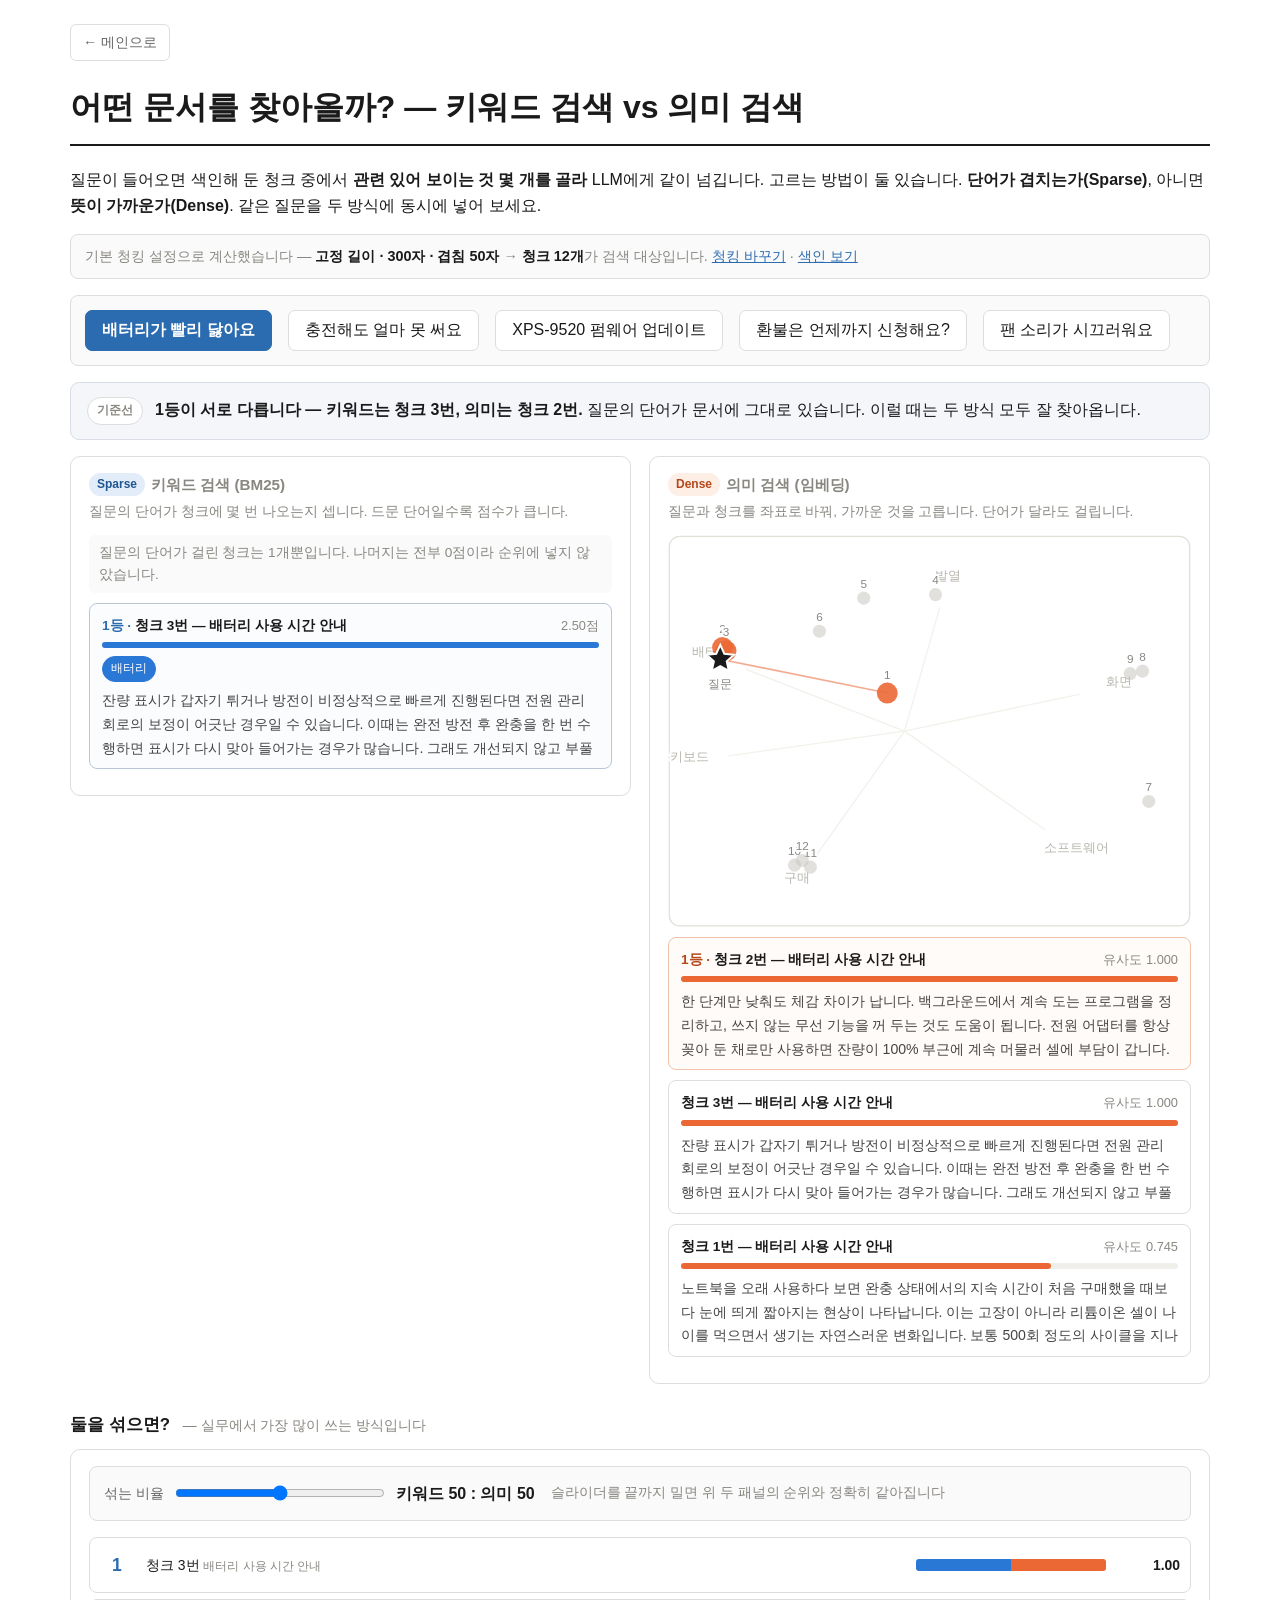
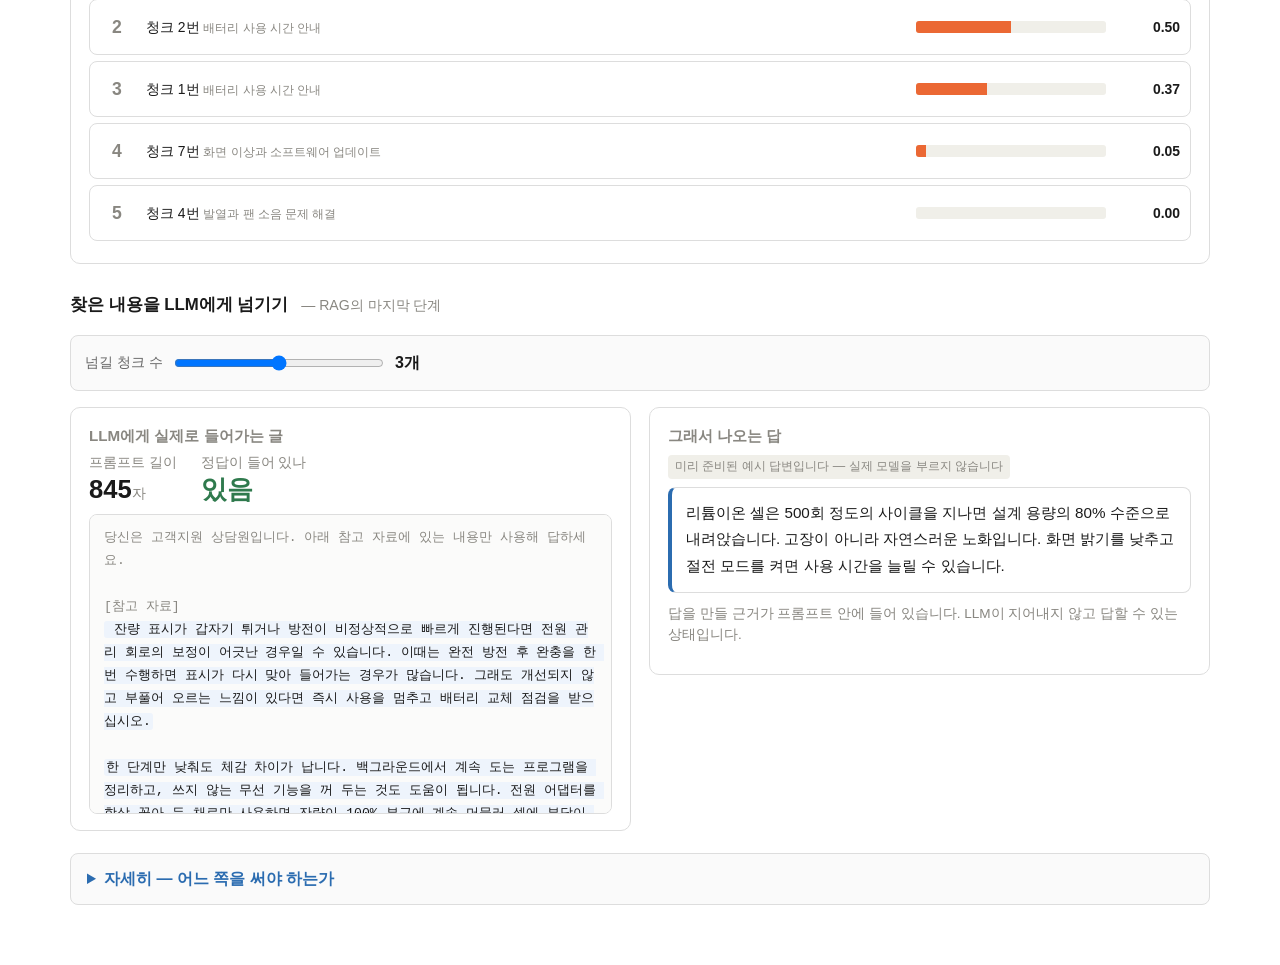
<file: viz/rag-retrieval/index.html>
<!DOCTYPE html>
<html lang="ko">
<head>
<meta charset="UTF-8">
<meta name="viewport" content="width=device-width, initial-scale=1.0">
<title>어떤 문서를 찾아올까? — 키워드 검색 vs 의미 검색 - 강의 시각화 자료실</title>
<link rel="stylesheet" href="../../common/style.css">
<style>
  body { max-width: 1180px; }

  .viz-root {
    --series-1: #2a78d6;   /* Sparse */
    --series-2: #eb6834;   /* Dense */
    --muted-ink: #898781;
    --gridline: #e1e0d9;
  }

  .layout {
    display: grid;
    grid-template-columns: 1fr 1fr;
    gap: 18px;
    align-items: start;   /* Sparse 쪽이 짧을 때 빈 흰 공간이 남지 않도록 */
  }

  @media (max-width: 900px) { .layout { grid-template-columns: 1fr; } }

  .panel {
    border: 1px solid var(--border);
    border-radius: 10px;
    padding: 16px 18px;
    background: #ffffff;
  }

  .panel h2 { font-size: 0.95rem; color: var(--muted-ink); margin: 0 0 4px; font-weight: 600; }
  .panel .sub { font-size: 0.85rem; color: var(--muted-ink); margin-bottom: 12px; }

  .tag {
    display: inline-block;
    font-size: 0.75rem;
    font-weight: 700;
    padding: 2px 8px;
    border-radius: 20px;
    vertical-align: 2px;
    margin-right: 6px;
  }

  .tag.sparse { background: #e3edfa; color: #1f5590; }
  .tag.dense { background: #fdeee6; color: #b5471a; }

  .inherit {
    font-size: 0.9rem;
    color: var(--muted-ink);
    background: #fafafa;
    border: 1px solid var(--border);
    border-radius: 8px;
    padding: 10px 14px;
    margin-bottom: 16px;
  }

  .inherit a { color: var(--accent); }
  .inherit strong { color: var(--text); }

  /* ── 해설 배너 ──────────────────────────────────────── */
  .verdict {
    margin: 16px 0;
    padding: 14px 16px;
    border-radius: 9px;
    border: 1px solid #d8dde6;
    background: #f4f6fa;
    display: flex;
    gap: 12px;
    align-items: flex-start;
    line-height: 1.62;
  }

  .verdict .badge {
    flex: none;
    font-size: 0.76rem;
    font-weight: 700;
    padding: 3px 9px;
    border-radius: 20px;
    background: #ffffff;
    border: 1px solid var(--border);
    color: var(--muted-ink);
    white-space: nowrap;
  }

  /* ── 검색 결과 카드 ─────────────────────────────────── */
  .hit {
    border: 1px solid var(--border);
    border-radius: 8px;
    padding: 10px 12px;
    margin-bottom: 10px;
    font-size: 0.88rem;
    line-height: 1.7;
  }

  .hit-head {
    display: grid;
    grid-template-columns: 1fr auto;
    align-items: baseline;
    gap: 8px;
    margin-bottom: 5px;
  }

  .hit-title { font-weight: 600; font-size: 0.85rem; }
  .hit-score { font-size: 0.8rem; color: var(--muted-ink); font-variant-numeric: tabular-nums; }

  .hit-track { height: 6px; background: #f0efe9; border-radius: 3px; margin-bottom: 8px; display: block; }
  .hit-fill { display: block; height: 100%; border-radius: 3px; min-width: 2px; }
  .sparse-side .hit-fill { background: var(--series-1); }
  .dense-side .hit-fill { background: var(--series-2); }

  /* 1등은 색만이 아니라 글자로도 표시한다 */
  .hit.rank-1 { border-color: #b9c6d8; background: #fbfcfe; }
  .dense-side .hit.rank-1 { border-color: #f0c4ab; background: #fffbf8; }
  .hit.rank-1 .hit-title::before { content: "1등 · "; color: var(--accent); }
  .dense-side .hit.rank-1 .hit-title::before { color: #b5471a; }

  .hit-body { color: #444; max-height: 4.9em; overflow: hidden; }
  .hit-body mark { background: #ffe08a; padding: 0 1px; border-radius: 2px; font-weight: 600; }

  .chips { display: flex; flex-wrap: wrap; gap: 5px; margin-bottom: 7px; }

  .chip {
    font-size: 0.76rem;
    padding: 2px 8px;
    border-radius: 20px;
    font-family: "SFMono-Regular", Consolas, monospace;
    border: 1px solid #cddcf0;
    background: #eef4fc;
    color: #1f5590;
  }

  /* 희귀한 단어일수록 진하게 — 점수에 크게 기여했다는 뜻 */
  .chip.w2 { background: #cfe0f7; border-color: #a8c6ec; }
  .chip.w3 { background: var(--series-1); border-color: var(--series-1); color: #ffffff; }
  .chip.none { background: #f5f5f5; border-color: var(--border); color: var(--muted-ink); font-family: inherit; }

  .fail {
    border: 1px dashed #d9b8a6;
    background: #fdf4ef;
    border-radius: 8px;
    padding: 22px 16px;
    text-align: center;
    color: #a8552d;
    line-height: 1.7;
  }

  .fail .big { font-size: 1.05rem; font-weight: 700; display: block; margin-bottom: 3px; }

  .note-ok {
    font-size: 0.85rem;
    color: var(--muted-ink);
    background: #fafafa;
    border-radius: 6px;
    padding: 7px 10px;
    margin-bottom: 10px;
  }

  /* ── 2D 지도 ────────────────────────────────────────── */
  #map { width: 100%; height: auto; display: block; margin-bottom: 10px; }
  #map .lbl { font-size: 9px; fill: var(--muted-ink); }
  #map .axis-lbl { font-size: 10px; fill: #b8b6ae; }
  #map .frame { fill: none; stroke: var(--gridline); }
  #map .link { stroke: var(--series-2); stroke-width: 1.2; opacity: 0.55; }

  /* ── Hybrid 순위 ────────────────────────────────────── */
  #hybrid-list { position: relative; margin-top: 6px; }

  .hrow {
    position: absolute;
    left: 0;
    right: 0;
    height: 56px;
    display: grid;
    grid-template-columns: 34px 1fr 190px 62px;
    align-items: center;
    gap: 12px;
    padding: 0 10px;
    border: 1px solid var(--border);
    border-radius: 8px;
    background: #ffffff;
    font-size: 0.87rem;
    transition: transform 0.42s cubic-bezier(0.4, 0, 0.2, 1), opacity 0.25s ease;
  }

  .hrow .rank { font-size: 1.1rem; font-weight: 700; text-align: center; color: var(--muted-ink); }
  .hrow.top .rank { color: var(--accent); }
  .hrow .who { overflow: hidden; text-overflow: ellipsis; white-space: nowrap; }
  .hrow .who small { color: var(--muted-ink); }

  .stack { display: flex; height: 12px; border-radius: 3px; overflow: hidden; background: #f0efe9; }
  .stack .s { background: var(--series-1); }
  .stack .d { background: var(--series-2); }
  .hrow .total { text-align: right; font-variant-numeric: tabular-nums; font-weight: 600; }

  /* ── 프롬프트 조립 ──────────────────────────────────── */
  .prompt-box {
    font-family: "SFMono-Regular", Consolas, monospace;
    font-size: 0.82rem;
    line-height: 1.75;
    border: 1px solid var(--border);
    border-radius: 8px;
    padding: 12px 14px;
    background: #fbfbfa;
    max-height: 300px;
    overflow-y: auto;
    white-space: pre-wrap;
  }

  .prompt-box .sys { color: var(--muted-ink); }
  .prompt-box .ctx { background: #eef4fc; border-radius: 3px; padding: 1px 2px; display: inline; }
  .prompt-box .usr { color: var(--accent); font-weight: 600; }

  .answer-box {
    border: 1px solid var(--border);
    border-left: 4px solid var(--accent);
    border-radius: 8px;
    padding: 12px 14px;
    line-height: 1.75;
    font-size: 0.95rem;
  }

  .answer-box.poor { border-left-color: #d9843f; background: #fdf7f1; }

  .answer-label {
    font-size: 0.78rem;
    color: var(--muted-ink);
    background: #f0efe9;
    border-radius: 4px;
    padding: 2px 7px;
    display: inline-block;
    margin-bottom: 8px;
  }

  /* ── 숫자 타일 ──────────────────────────────────────── */
  .stats { display: flex; gap: 24px; flex-wrap: wrap; margin-bottom: 10px; }
  .stat-label { font-size: 0.85rem; color: var(--muted-ink); }

  .stat-value {
    font-size: 1.6rem;
    font-weight: 700;
    line-height: 1.2;
    font-variant-numeric: tabular-nums;
  }

  .stat-value small { font-size: 0.85rem; font-weight: 400; color: var(--muted-ink); }

  /* ── 컨트롤 ─────────────────────────────────────────── */
  .controls button {
    font-size: 1rem;
    padding: 9px 16px;
    border-radius: 7px;
    border: 1px solid var(--border);
    background: #ffffff;
    color: var(--text);
    cursor: pointer;
  }

  .controls button:hover:not(:disabled) { border-color: var(--accent); color: var(--accent); }
  .controls button:disabled { opacity: 0.4; cursor: default; }

  .controls button.primary {
    background: var(--accent);
    border-color: var(--accent);
    color: #ffffff;
    font-weight: 600;
  }

  .controls button.primary:hover:not(:disabled) { background: #1f5590; color: #ffffff; }

  .slider-group { display: flex; align-items: center; gap: 9px; }
  .slider-group input[type="range"] { width: 210px; }

  .slider-value {
    font-variant-numeric: tabular-nums;
    font-weight: 600;
    color: var(--text);
    min-width: 92px;
  }

  details.more {
    margin-top: 22px;
    border: 1px solid var(--border);
    border-radius: 8px;
    padding: 12px 16px;
    background: #fafafa;
  }

  details.more summary { cursor: pointer; font-weight: 600; color: var(--accent); }
  details.more .inner { padding-top: 12px; font-size: 0.95rem; }
  details.more li { margin-bottom: 7px; }

  .section-title { margin: 28px 0 10px; font-size: 1.05rem; font-weight: 700; }
  .section-title small { font-weight: 400; color: var(--muted-ink); font-size: 0.88rem; margin-left: 8px; }
</style>
</head>
<body>
  <div id="viz-nav"></div>

  <h1>어떤 문서를 찾아올까? — 키워드 검색 vs 의미 검색</h1>
  <p>
    질문이 들어오면 색인해 둔 청크 중에서 <strong>관련 있어 보이는 것 몇 개를 골라</strong> LLM에게 같이 넘깁니다.
    고르는 방법이 둘 있습니다. <strong>단어가 겹치는가(Sparse)</strong>, 아니면 <strong>뜻이 가까운가(Dense)</strong>.
    같은 질문을 두 방식에 동시에 넣어 보세요.
  </p>

  <div class="viz-root">
    <div class="inherit" id="inherit"></div>

    <div class="controls" id="query-buttons"></div>

    <div class="verdict" id="verdict"></div>

    <div class="layout">
      <div class="panel sparse-side">
        <h2><span class="tag sparse">Sparse</span>키워드 검색 (BM25)</h2>
        <div class="sub">질문의 단어가 청크에 몇 번 나오는지 셉니다. 드문 단어일수록 점수가 큽니다.</div>
        <div id="sparse-hits"></div>
      </div>

      <div class="panel dense-side">
        <h2><span class="tag dense">Dense</span>의미 검색 (임베딩)</h2>
        <div class="sub">질문과 청크를 좌표로 바꿔, 가까운 것을 고릅니다. 단어가 달라도 걸립니다.</div>
        <svg id="map" viewBox="0 0 400 300" role="img" aria-label="질문과 청크의 의미 공간 위치"></svg>
        <div id="dense-hits"></div>
      </div>
    </div>

    <div class="section-title">둘을 섞으면? <small>— 실무에서 가장 많이 쓰는 방식입니다</small></div>

    <div class="panel">
      <div class="controls" style="margin-top:0;">
        <div class="slider-group">
          <label for="alpha">섞는 비율</label>
          <input type="range" id="alpha" min="0" max="1" step="0.05" value="0.5">
          <span class="slider-value" id="alpha-value"></span>
        </div>
        <span class="stat-label">슬라이더를 끝까지 밀면 위 두 패널의 순위와 정확히 같아집니다</span>
      </div>
      <div id="hybrid-list"></div>
    </div>

    <div class="section-title">찾은 내용을 LLM에게 넘기기 <small>— RAG의 마지막 단계</small></div>

    <div class="controls">
      <div class="slider-group">
        <label for="topk">넘길 청크 수</label>
        <input type="range" id="topk" min="1" max="5" step="1" value="3">
        <span class="slider-value" id="topk-value">3개</span>
      </div>
    </div>

    <div class="layout">
      <div class="panel">
        <h2>LLM에게 실제로 들어가는 글</h2>
        <div class="stats">
          <div>
            <div class="stat-label">프롬프트 길이</div>
            <div class="stat-value" id="stat-len">–<small>자</small></div>
          </div>
          <div>
            <div class="stat-label">정답이 들어 있나</div>
            <div class="stat-value" id="stat-evidence">–</div>
          </div>
        </div>
        <div class="prompt-box" id="prompt"></div>
      </div>

      <div class="panel">
        <h2>그래서 나오는 답</h2>
        <div class="answer-label">미리 준비된 예시 답변입니다 — 실제 모델을 부르지 않습니다</div>
        <div class="answer-box" id="answer"></div>
        <div class="sub" id="answer-note" style="margin-top:10px;"></div>
      </div>
    </div>

    <details class="more">
      <summary>자세히 — 어느 쪽을 써야 하는가</summary>
      <div class="inner">
        <ul>
          <li>
            <strong>Sparse(BM25)</strong>는 단어가 정확히 겹칠 때 강합니다. 제품 코드, 사번, 법 조항 번호,
            드문 고유명사처럼 <em>뜻이 아니라 기호로 찾아야 하는 것</em>에 특히 강합니다.
            색인이 가볍고 값이 싸며, 왜 그 문서가 나왔는지 설명하기도 쉽습니다.
          </li>
          <li>
            <strong>Dense(임베딩)</strong>는 표현이 달라도 뜻이 같으면 찾아냅니다. 사용자가 실제로 쓰는
            말투는 문서의 말투와 다르기 때문에 이 능력이 중요합니다. 대신 학습에 없던 신조어나
            모델명은 그냥 <em>비슷하게 생긴 무언가</em>로 뭉개 버립니다.
          </li>
          <li>
            그래서 실무에서는 <strong>둘 다 돌리고 순위를 합칩니다.</strong> 위 슬라이더처럼 점수를 섞기도 하고,
            순위만 가지고 합치는 방법(RRF)을 쓰기도 합니다. 그 뒤에 재순위(rerank) 모델을 한 번 더
            태우는 구성도 흔합니다.
          </li>
          <li>
            <strong>이 페이지의 Dense 벡터는 설명용으로 손수 만든 6차원 미니 임베딩이며,
            실제 임베딩 모델의 출력이 아닙니다.</strong> BM25 점수는 교과서 공식 그대로 진짜 계산합니다.
          </li>
        </ul>
      </div>
    </details>
  </div>

  <script src="../../common/nav.js"></script>
  <script src="../rag-shared/corpus.js"></script>
  <script src="script.js"></script>
</body>
</html>
</file>
<file: common/style.css>
:root {
  --bg: #ffffff;
  --text: #1a1a1a;
  --muted: #666666;
  --border: #dddddd;
  --accent: #2b6cb0;
  --card-hover: #f5f5f5;
}

* { box-sizing: border-box; }

body {
  font-family: -apple-system, BlinkMacSystemFont, "Segoe UI", "Noto Sans KR", sans-serif;
  max-width: 1000px;
  margin: 0 auto;
  padding: 24px 20px 60px;
  line-height: 1.6;
  color: var(--text);
  background: var(--bg);
}

h1 { border-bottom: 2px solid var(--text); padding-bottom: 10px; }

a { color: var(--accent); }

/* 메인 페이지 카테고리 묶음 */
.cat { margin-top: 34px; }
.cat:first-child { margin-top: 24px; }

.cat-title {
  font-size: 1.1rem;
  margin: 0 0 2px;
  padding-bottom: 8px;
  border-bottom: 1px solid var(--border);
  display: flex;
  align-items: baseline;
  gap: 9px;
}

.cat-count {
  font-size: 0.8rem;
  font-weight: 400;
  color: var(--muted);
  border: 1px solid var(--border);
  border-radius: 20px;
  padding: 1px 9px;
}

/* 메인 페이지 카드 그리드 */
.card-grid {
  display: grid;
  grid-template-columns: repeat(auto-fill, minmax(240px, 1fr));
  gap: 16px;
  margin-top: 24px;
}

.cat .card-grid { margin-top: 16px; }

.card {
  display: block;
  border: 1px solid var(--border);
  border-radius: 10px;
  padding: 18px;
  text-decoration: none;
  color: inherit;
  transition: background 0.15s, border-color 0.15s;
}

.card:hover {
  background: var(--card-hover);
  border-color: var(--accent);
}

.card h3 { margin: 0 0 6px; font-size: 1.05rem; }
.card p { margin: 0; color: var(--muted); font-size: 0.9rem; }

/* 개별 viz 페이지 상단 네비게이션 */
.viz-nav {
  margin-bottom: 20px;
}

.viz-nav a {
  display: inline-block;
  text-decoration: none;
  font-size: 0.9rem;
  color: var(--muted);
  border: 1px solid var(--border);
  border-radius: 6px;
  padding: 6px 12px;
}

.viz-nav a:hover {
  color: var(--accent);
  border-color: var(--accent);
}

/* viz 페이지 컨트롤(슬라이더/버튼) 영역 */
.controls {
  display: flex;
  flex-wrap: wrap;
  gap: 16px;
  align-items: center;
  margin: 16px 0;
  padding: 14px;
  border: 1px solid var(--border);
  border-radius: 8px;
  background: #fafafa;
}

.controls label { font-size: 0.9rem; color: var(--muted); }

.viz-canvas {
  border: 1px solid var(--border);
  border-radius: 8px;
  margin-top: 16px;
}
</file>
